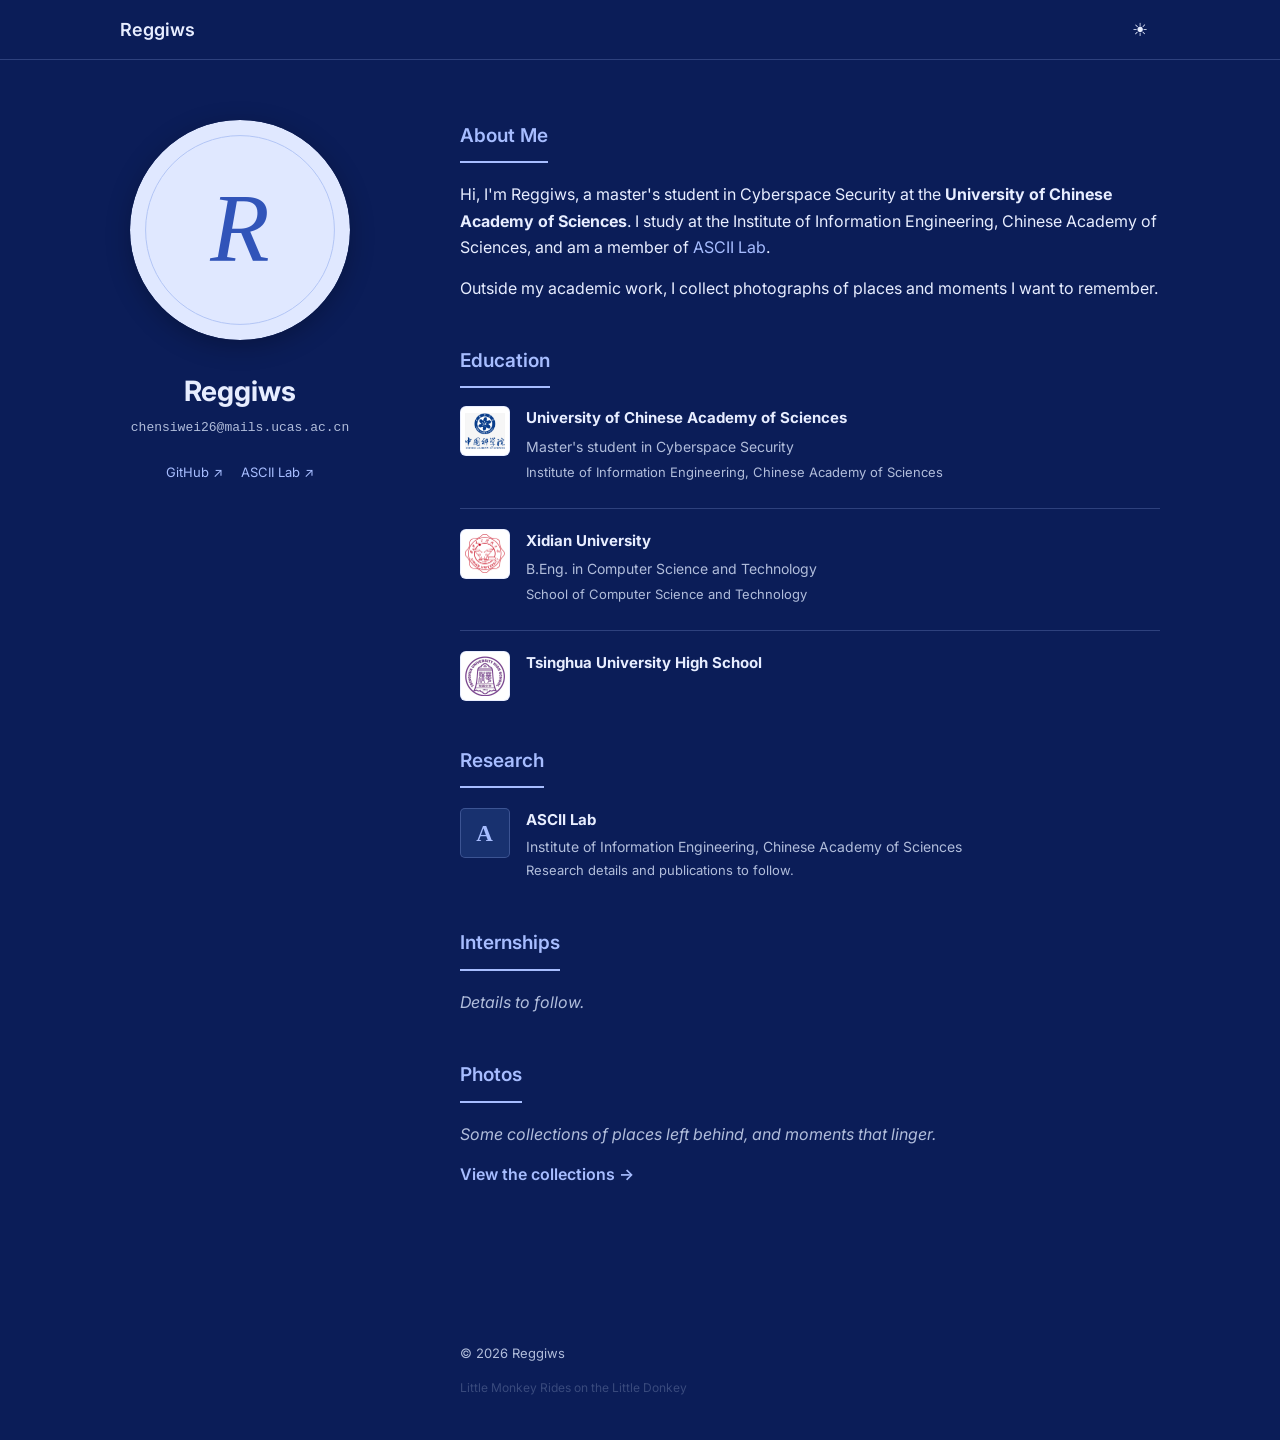
<file: index.html>
<!doctype html>
<html lang="en" data-theme="dark">
<head>
  <meta charset="utf-8">
  <meta name="viewport" content="width=device-width, initial-scale=1">
  <title>Reggiws - Homepage</title>
  <meta name="description" content="Reggiws's academic homepage and photo collections.">
  <link rel="icon" href="/assets/img/favicon.svg" type="image/svg+xml">
  <link rel="stylesheet" href="/assets/css/font_sans_serif.css">
  <link rel="stylesheet" href="/assets/css/theme-luka.css">
  <link rel="stylesheet" href="/assets/css/custom.css">
</head>
<body class="theme-luka">
  <nav class="top-nav" aria-label="Main navigation">
    <div class="nav-container">
      <div class="nav-left"><a href="/">Reggiws</a></div>
      <div class="nav-right"><button class="theme-toggle" type="button" aria-label="Toggle color theme" title="Toggle color theme" data-theme-toggle>◐</button></div>
    </div>
  </nav>

  <div class="wrapper">
    <header class="sidebar">
      <div class="profile-card">
        <div class="image avatar"><img src="/assets/img/avatar.svg" alt="Reggiws monogram" width="220" height="220"></div>
        <h1 class="site-name">Reggiws</h1>
        <p class="site-email"><a href="mailto:chensiwei26@mails.ucas.ac.cn">chensiwei26@mails.ucas.ac.cn</a></p>
        <div class="profile-links">
          <a href="https://github.com/Reggiws">GitHub ↗</a>
          <a href="https://ascii-iie.github.io/">ASCII Lab ↗</a>
        </div>
      </div>
    </header>

    <main class="content">
      <section class="section visible" id="about">
        <h2 class="section-title">About Me</h2>
        <div class="section-body">
          <p>Hi, I'm Reggiws, a master's student in Cyberspace Security at the <strong>University of Chinese Academy of Sciences</strong>. I study at the Institute of Information Engineering, Chinese Academy of Sciences, and am a member of <a href="https://ascii-iie.github.io/">ASCII Lab</a>.</p>
          <p>Outside my academic work, I collect photographs of places and moments I want to remember.</p>
        </div>
      </section>

      <section class="section visible" id="education">
        <h2 class="section-title">Education</h2>
        <div class="section-body education-list">
          <div class="education-entry experience-item">
            <img class="school-seal" src="/assets/img/schools/ucas.png" alt="Chinese Academy of Sciences seal" width="50" height="50">
            <div class="experience-content"><p class="exp-title"><strong>University of Chinese Academy of Sciences</strong></p><p class="exp-detail">Master's student in Cyberspace Security</p><p class="exp-subdetail">Institute of Information Engineering, Chinese Academy of Sciences</p></div>
          </div>
          <div class="education-entry experience-item">
            <img class="school-seal" src="/assets/img/schools/xidian.webp" alt="Xidian University seal" width="50" height="50">
            <div class="experience-content"><p class="exp-title"><strong>Xidian University</strong></p><p class="exp-detail">B.Eng. in Computer Science and Technology</p><p class="exp-subdetail">School of Computer Science and Technology</p></div>
          </div>
          <div class="education-entry experience-item">
            <img class="school-seal" src="/assets/img/schools/tsinghua-high-school.jpg" alt="Tsinghua University High School seal" width="50" height="50">
            <div class="experience-content"><p class="exp-title"><strong>Tsinghua University High School</strong></p></div>
          </div>
        </div>
      </section>

      <section class="section visible" id="research">
        <h2 class="section-title">Research</h2>
        <div class="section-body">
          <div class="research-entry experience-item"><span class="school-mark lab-mark" aria-hidden="true">A</span><div class="experience-content"><p class="exp-title"><strong><a href="https://ascii-iie.github.io/">ASCII Lab</a></strong></p><p class="exp-detail">Institute of Information Engineering, Chinese Academy of Sciences</p><p class="exp-subdetail">Research details and publications to follow.</p></div></div>
        </div>
      </section>

      <section class="section visible" id="internships">
        <h2 class="section-title">Internships</h2>
        <div class="section-body"><p class="muted">Details to follow.</p></div>
      </section>

      <section class="section visible" id="photos">
        <h2 class="section-title">Photos</h2>
        <div class="section-body">
          <p class="photo-intro">Some collections of places left behind, and moments that linger.</p>
          <p><a class="text-link" href="/photos/">View the collections →</a></p>
        </div>
      </section>
    </main>

    <footer class="site-footer">
      <p>© 2026 Reggiws</p>
      <p class="quiet-note">Little Monkey Rides on the Little Donkey</p>
    </footer>
  </div>
  <script src="/assets/js/theme.js"></script>
</body>
</html>
</file>
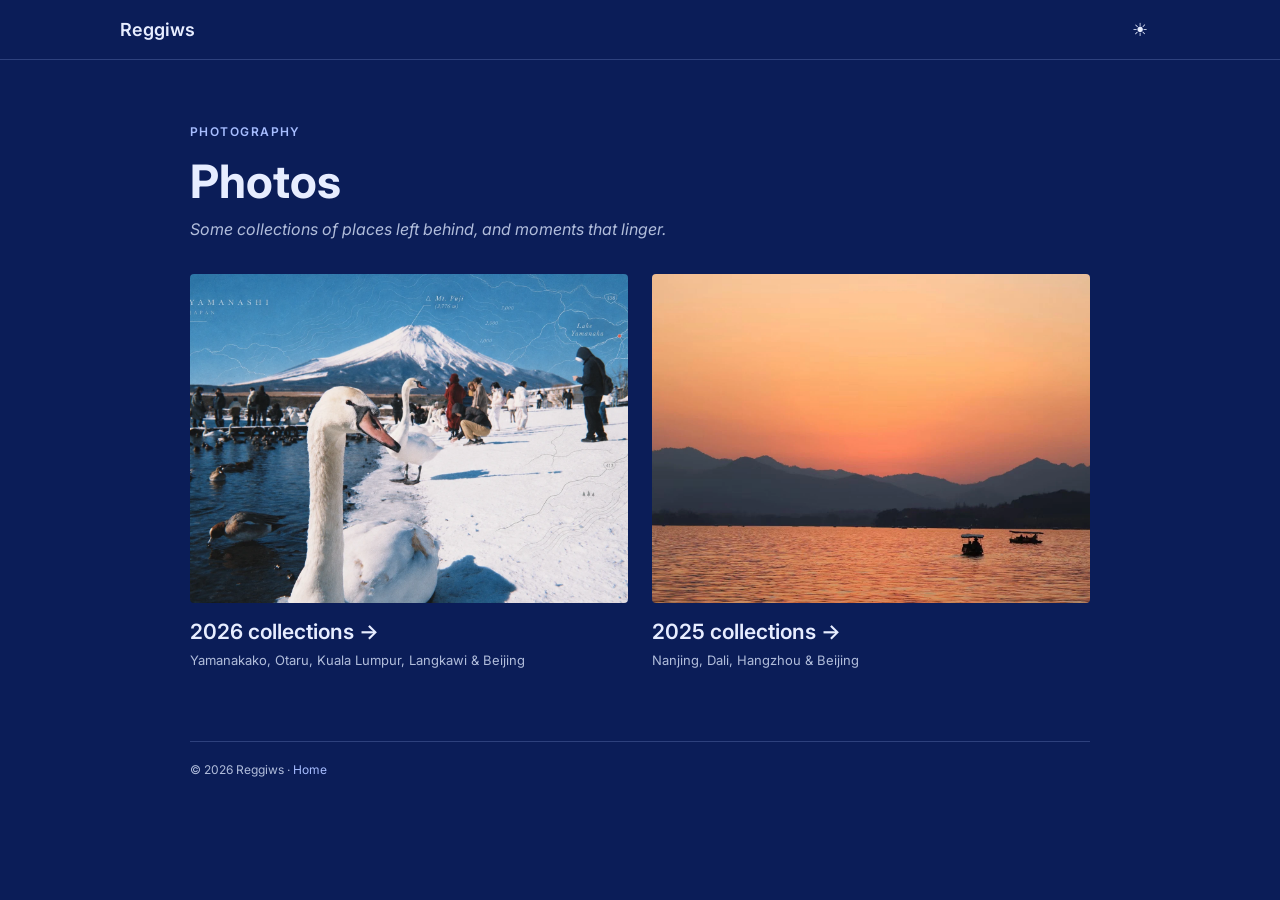
<file: photos/index.html>
<!doctype html><html lang="en" data-theme="dark"><head><meta charset="utf-8"><meta name="viewport" content="width=device-width, initial-scale=1"><title>Photos - Reggiws</title><link rel="icon" href="/assets/img/favicon.svg" type="image/svg+xml"><link rel="stylesheet" href="/assets/css/font_sans_serif.css"><link rel="stylesheet" href="/assets/css/theme-luka.css"><link rel="stylesheet" href="/assets/css/custom.css"></head><body class="theme-luka"><nav class="top-nav"><div class="nav-container"><div class="nav-left"><a href="/">Reggiws</a></div><div class="nav-right"><button class="theme-toggle" type="button" aria-label="Toggle color theme" data-theme-toggle>◐</button></div></div></nav><div class="wrapper gallery-wrapper"><main class="gallery-main"><p class="gallery-kicker">Photography</p><h1 class="gallery-title">Photos</h1><p class="gallery-subtitle">Some collections of places left behind, and moments that linger.</p><div class="collection-grid"><a class="collection-cover" href="/photos/2026/"><img src="/assets/photos/2026/japan-yamanashi.webp" alt="A swan beside Mount Fuji"><span class="collection-year">2026 collections →</span><span class="collection-places">Yamanakako, Otaru, Kuala Lumpur, Langkawi &amp; Beijing</span></a><a class="collection-cover" href="/photos/2025/"><img src="/assets/photos/2025/hangzhou-west-lake.webp" alt="West Lake at sunset"><span class="collection-year">2025 collections →</span><span class="collection-places">Nanjing, Dali, Hangzhou &amp; Beijing</span></a></div><footer class="gallery-footer">© 2026 Reggiws · <a href="/">Home</a></footer></main></div><script src="/assets/js/theme.js"></script></body></html>
</file>
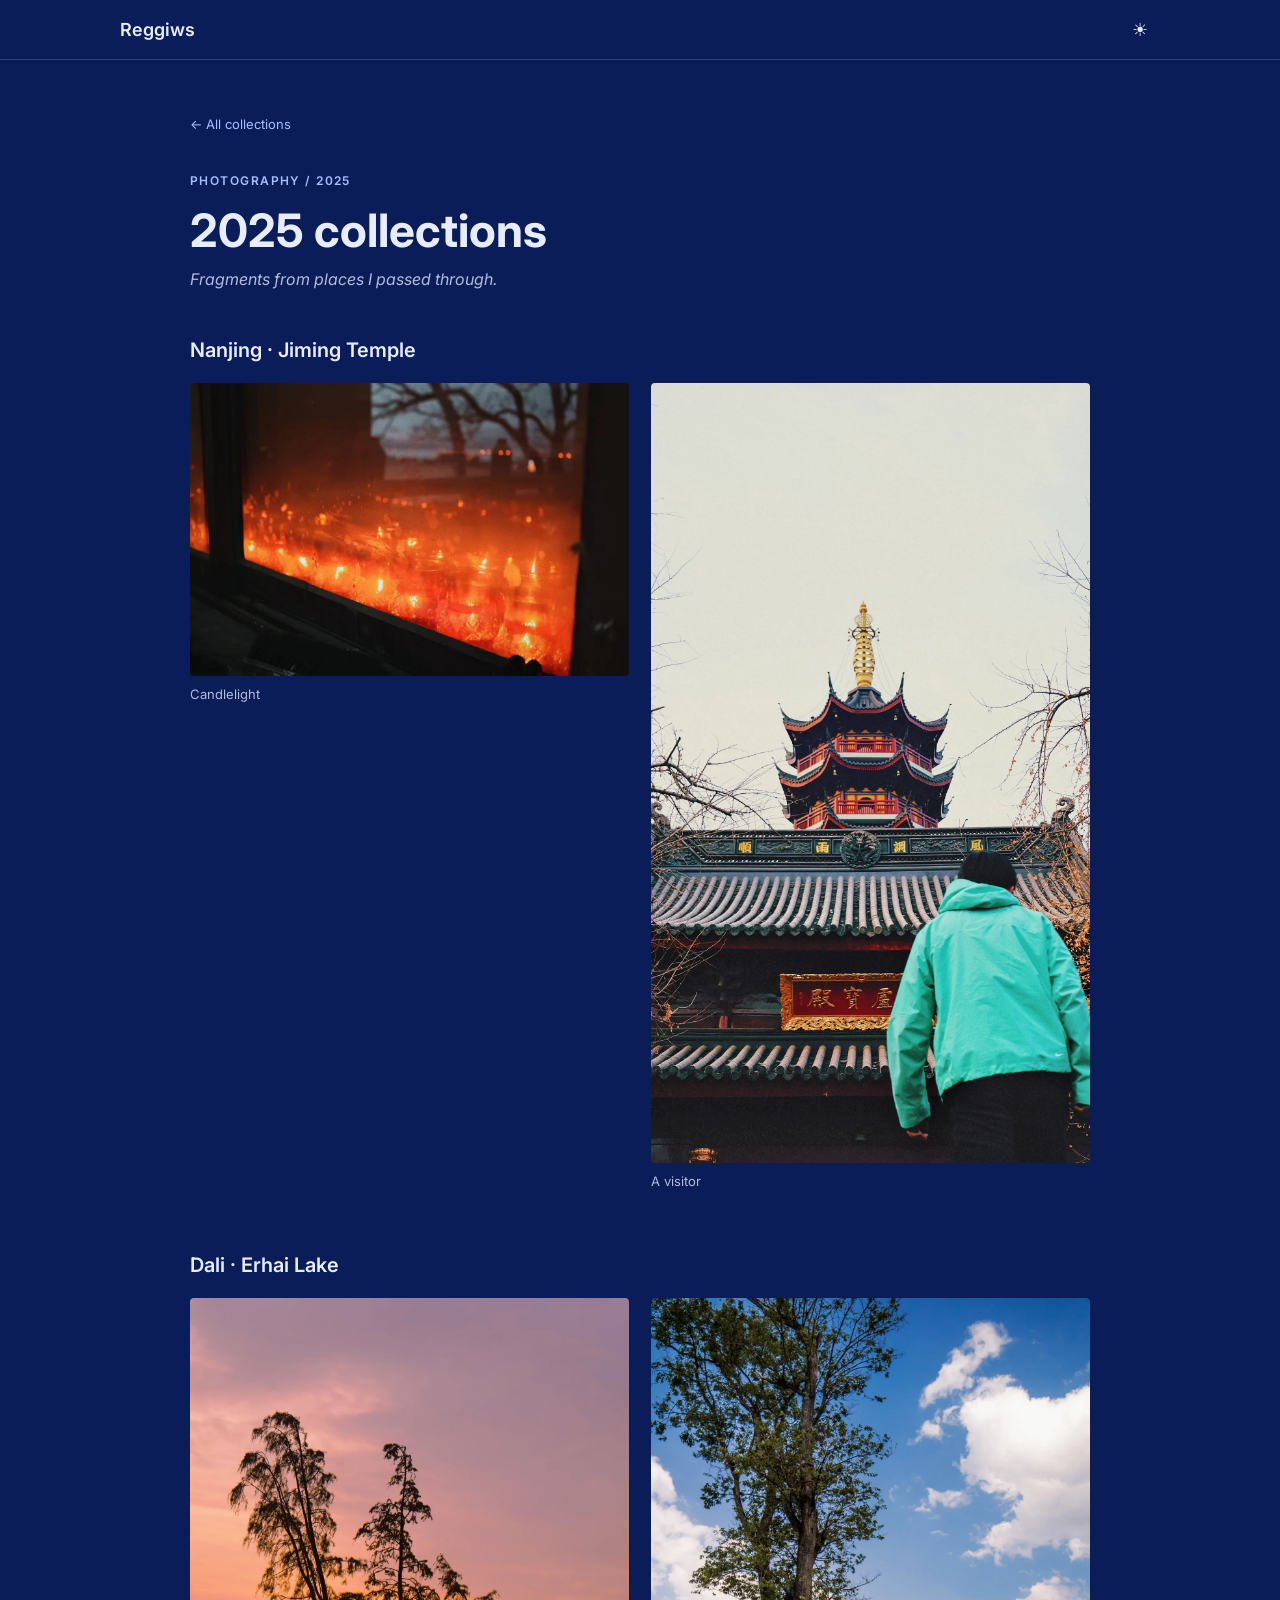
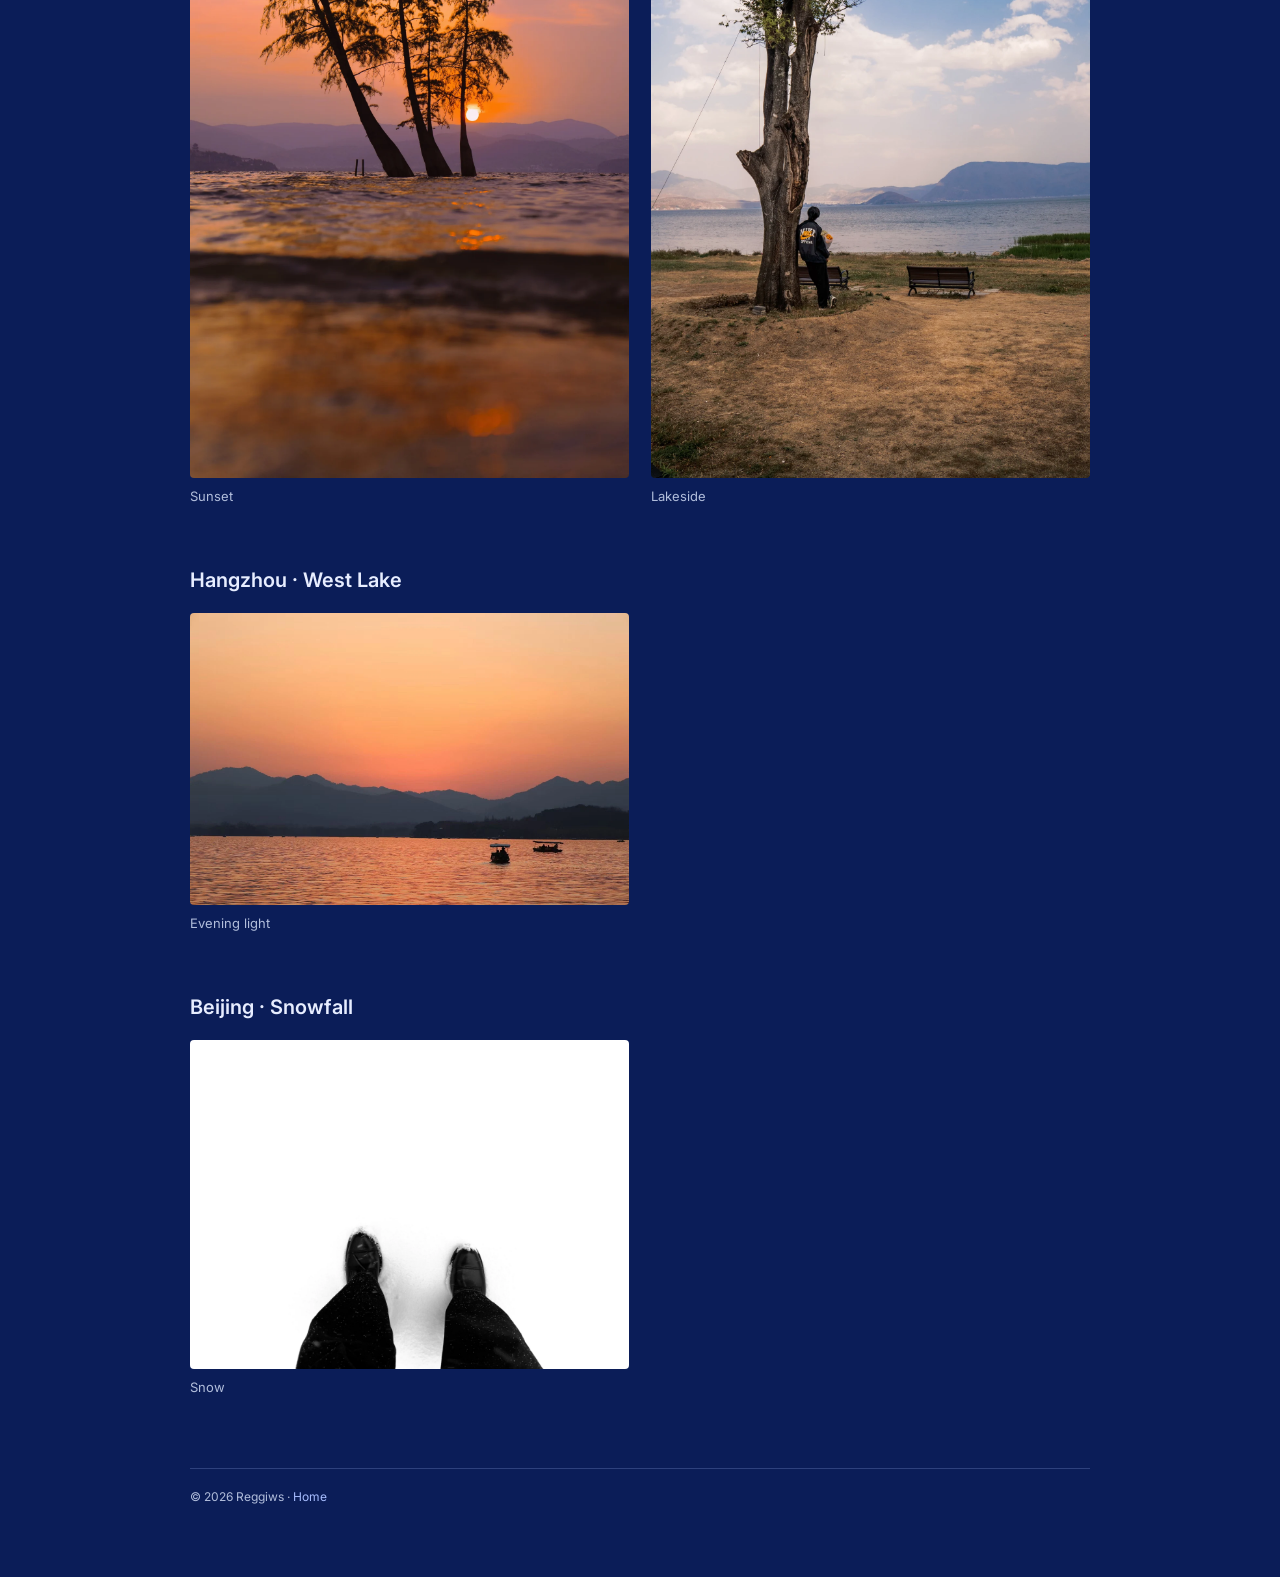
<file: photos/2025/index.html>
<!doctype html><html lang="en" data-theme="dark"><head><meta charset="utf-8"><meta name="viewport" content="width=device-width, initial-scale=1"><title>2025 collections - Reggiws</title><link rel="icon" href="/assets/img/favicon.svg" type="image/svg+xml"><link rel="stylesheet" href="/assets/css/font_sans_serif.css"><link rel="stylesheet" href="/assets/css/theme-luka.css"><link rel="stylesheet" href="/assets/css/custom.css"></head><body class="theme-luka"><nav class="top-nav"><div class="nav-container"><div class="nav-left"><a href="/">Reggiws</a></div><div class="nav-right"><button class="theme-toggle" type="button" aria-label="Toggle color theme" data-theme-toggle>◐</button></div></div></nav><div class="wrapper gallery-wrapper"><main class="gallery-main"><a class="gallery-back" href="/photos/">← All collections</a><p class="gallery-kicker">Photography / 2025</p><h1 class="gallery-title">2025 collections</h1><p class="gallery-subtitle">Fragments from places I passed through.</p><section class="photo-group"><h2>Nanjing · Jiming Temple</h2><div class="photo-grid"><figure><img src="/assets/photos/2025/nanjing-jiming-temple-candles.webp" alt="Glowing candles behind glass at Jiming Temple" loading="lazy"><figcaption>Candlelight</figcaption></figure><figure><img src="/assets/photos/2025/nanjing-jiming-temple-visitor.webp" alt="A visitor at Jiming Temple" loading="lazy"><figcaption>A visitor</figcaption></figure></div></section><section class="photo-group"><h2>Dali · Erhai Lake</h2><div class="photo-grid"><figure><img src="/assets/photos/2025/dali-erhai-sunset.webp" alt="Trees at sunset over Erhai Lake" loading="lazy"><figcaption>Sunset</figcaption></figure><figure><img src="/assets/photos/2025/dali-erhai-lakeside.webp" alt="A person standing beside a tree at Erhai Lake" loading="lazy"><figcaption>Lakeside</figcaption></figure></div></section><section class="photo-group"><h2>Hangzhou · West Lake</h2><div class="photo-grid"><figure><img src="/assets/photos/2025/hangzhou-west-lake.webp" alt="Boats on West Lake at sunset" loading="lazy"><figcaption>Evening light</figcaption></figure></div></section><section class="photo-group"><h2>Beijing · Snowfall</h2><div class="photo-grid"><figure><img src="/assets/photos/2025/beijing-snowy-shoes.webp" alt="Black shoes in snow" loading="lazy"><figcaption>Snow</figcaption></figure></div></section><footer class="gallery-footer">© 2026 Reggiws · <a href="/">Home</a></footer></main></div><script src="/assets/js/theme.js"></script></body></html>
</file>
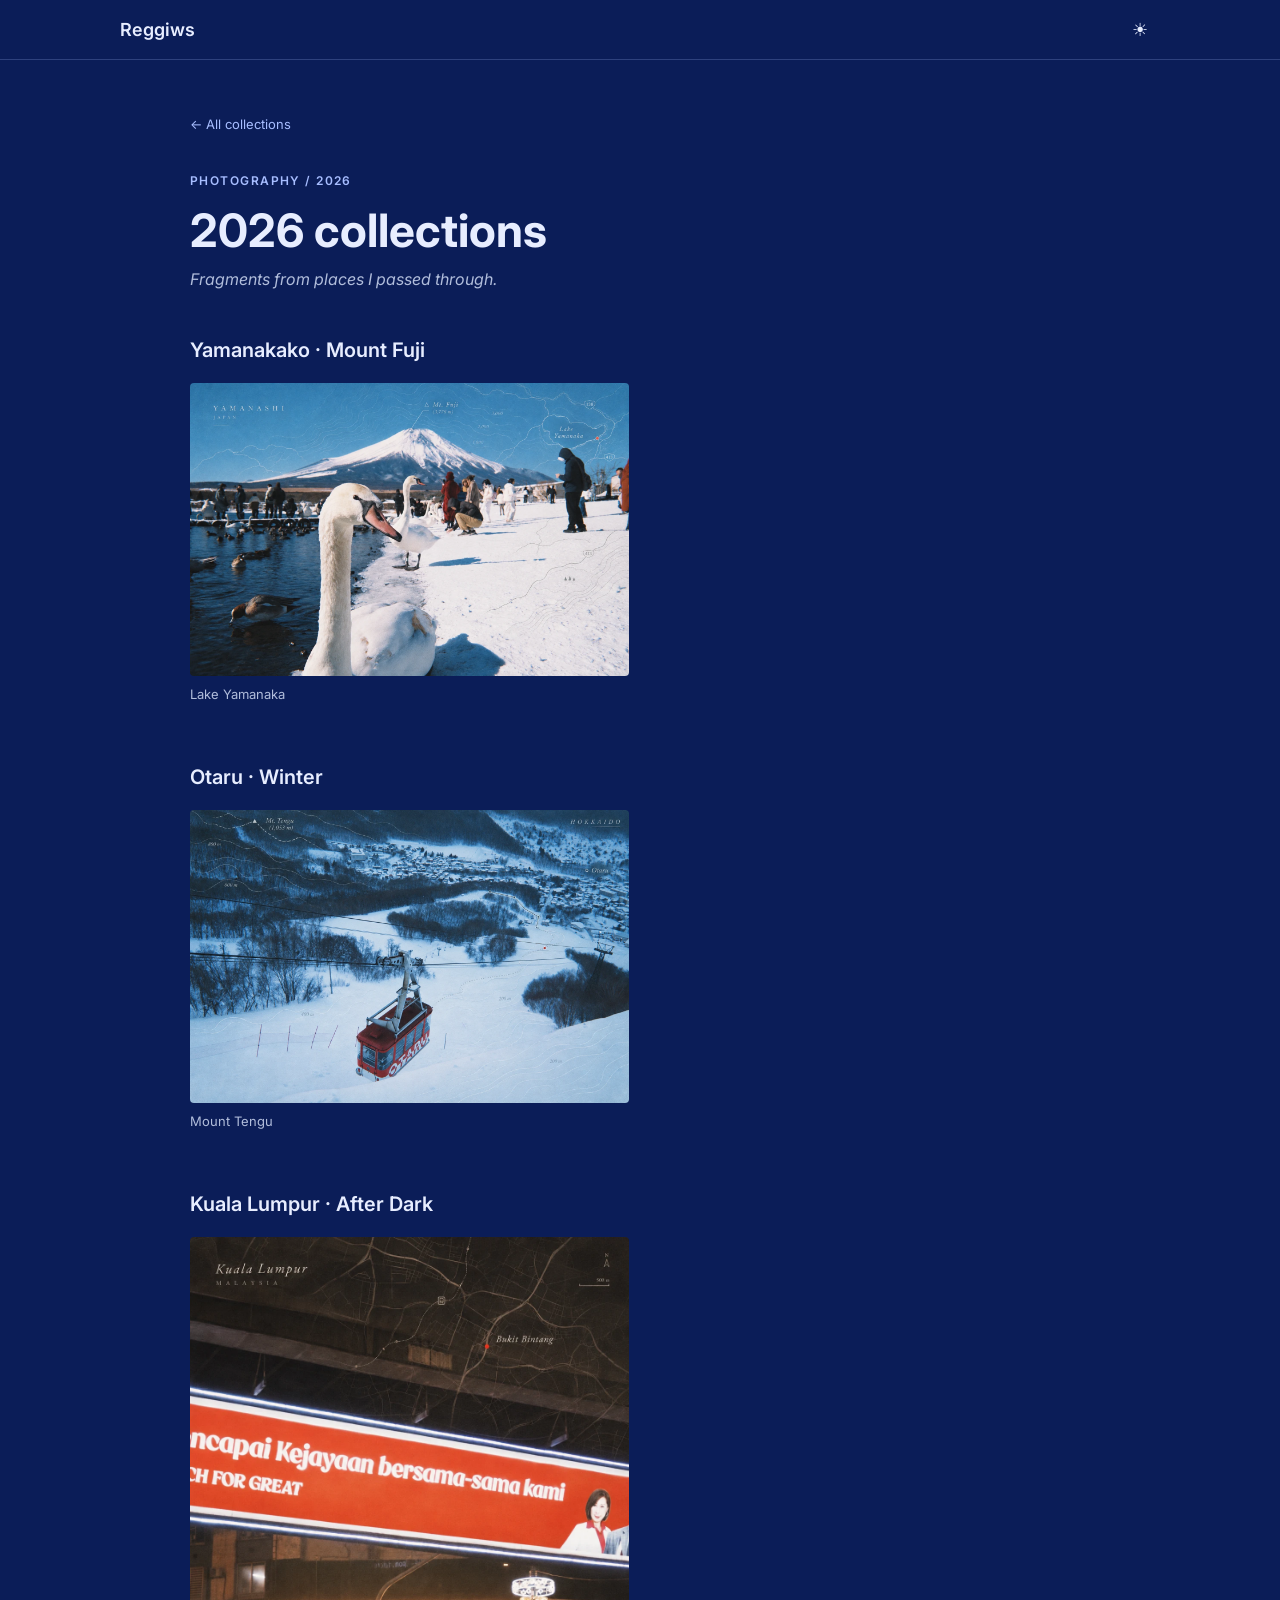
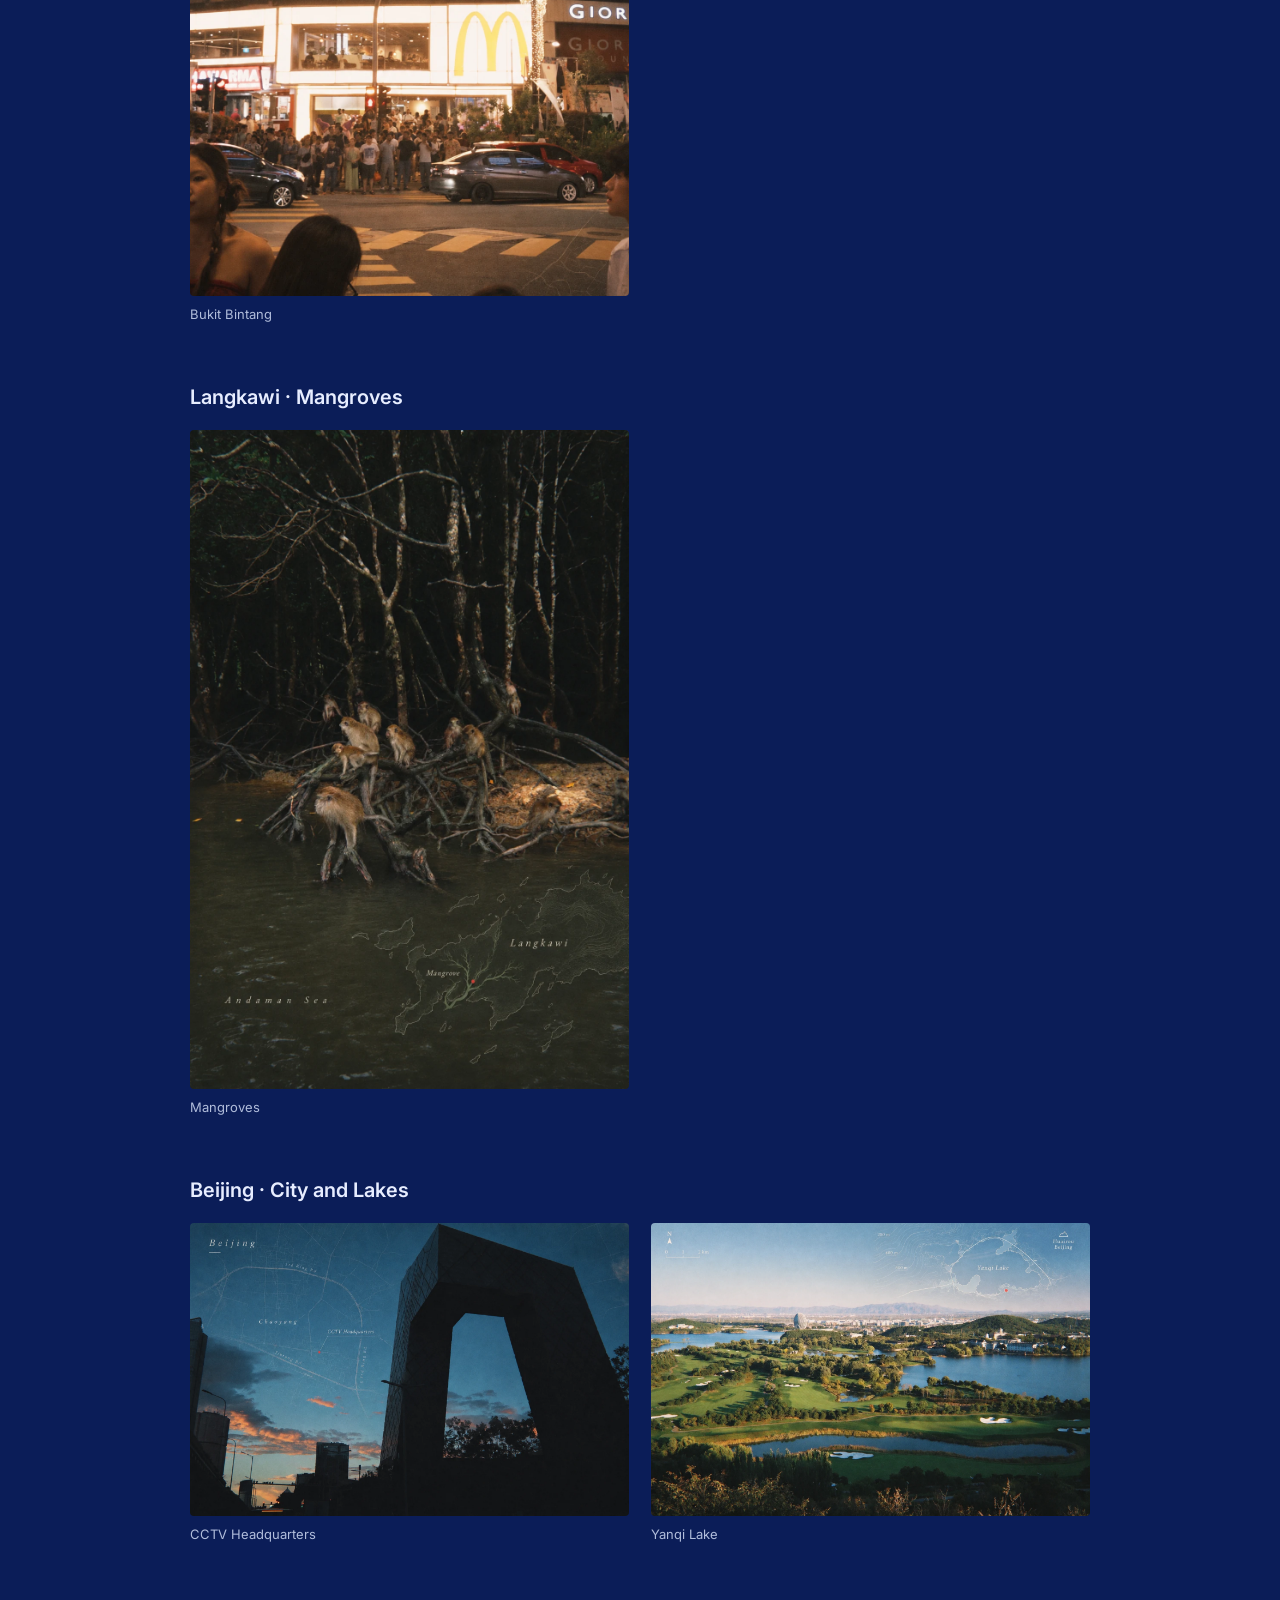
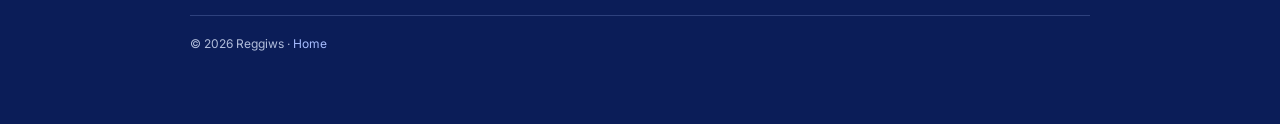
<file: photos/2026/index.html>
<!doctype html><html lang="en" data-theme="dark"><head><meta charset="utf-8"><meta name="viewport" content="width=device-width, initial-scale=1"><title>2026 collections - Reggiws</title><link rel="icon" href="/assets/img/favicon.svg" type="image/svg+xml"><link rel="stylesheet" href="/assets/css/font_sans_serif.css"><link rel="stylesheet" href="/assets/css/theme-luka.css"><link rel="stylesheet" href="/assets/css/custom.css"></head><body class="theme-luka"><nav class="top-nav"><div class="nav-container"><div class="nav-left"><a href="/">Reggiws</a></div><div class="nav-right"><button class="theme-toggle" type="button" aria-label="Toggle color theme" data-theme-toggle>◐</button></div></div></nav><div class="wrapper gallery-wrapper"><main class="gallery-main"><a class="gallery-back" href="/photos/">← All collections</a><p class="gallery-kicker">Photography / 2026</p><h1 class="gallery-title">2026 collections</h1><p class="gallery-subtitle">Fragments from places I passed through.</p><section class="photo-group"><h2>Yamanakako · Mount Fuji</h2><div class="photo-grid"><figure><img src="/assets/photos/2026/japan-yamanashi.webp" alt="A swan beside Mount Fuji" loading="lazy"><figcaption>Lake Yamanaka</figcaption></figure></div></section><section class="photo-group"><h2>Otaru · Winter</h2><div class="photo-grid"><figure><img src="/assets/photos/2026/japan-hokkaido.webp" alt="A cable car above the snow" loading="lazy"><figcaption>Mount Tengu</figcaption></figure></div></section><section class="photo-group"><h2>Kuala Lumpur · After Dark</h2><div class="photo-grid"><figure><img src="/assets/photos/2026/malaysia-kuala-lumpur.webp" alt="A street in Kuala Lumpur at night" loading="lazy"><figcaption>Bukit Bintang</figcaption></figure></div></section><section class="photo-group"><h2>Langkawi · Mangroves</h2><div class="photo-grid"><figure><img src="/assets/photos/2026/malaysia-langkawi.webp" alt="Macaques in a mangrove forest" loading="lazy"><figcaption>Mangroves</figcaption></figure></div></section><section class="photo-group"><h2>Beijing · City and Lakes</h2><div class="photo-grid"><figure><img src="/assets/photos/2026/beijing-cctv.webp" alt="CCTV Headquarters at sunset" loading="lazy"><figcaption>CCTV Headquarters</figcaption></figure><figure><img src="/assets/photos/2026/beijing-yanqi-lake.webp" alt="Yanqi Lake and hills" loading="lazy"><figcaption>Yanqi Lake</figcaption></figure></div></section><footer class="gallery-footer">© 2026 Reggiws · <a href="/">Home</a></footer></main></div><script src="/assets/js/theme.js"></script></body></html>
</file>
<file: assets/css/font_sans_serif.css>
@import url('https://fonts.googleapis.com/css2?family=Inter:wght@300;400;500;600;700&family=Ubuntu+Mono&display=swap');

body {
  background-color: #fff;
  font: 18px/1.5 "Inter", -apple-system, BlinkMacSystemFont, "Segoe UI", Roboto, Oxygen, Ubuntu, Cantarell, "Helvetica Neue", Arial, sans-serif;
  color: #595959;
  font-weight: 400;
}
</file>
<file: assets/css/theme-luka.css>
/* ============================================
   Luka Homepage
   Warm minimal academic homepage template
   ============================================ */

html {
  scroll-behavior: smooth;
}

body {
  margin: 0;
}

body.theme-luka,
body.theme-luka *,
body.theme-luka *::before,
body.theme-luka *::after {
  box-sizing: border-box;
}

:root {
  --luka-bg: #faf9f7;
  --luka-text: #3d3929;
  --luka-accent: #c2714f;
  --luka-secondary: #8c8577;
  --luka-border: rgba(194, 113, 79, 0.2);
  --luka-shadow: rgba(194, 113, 79, 0.15);
  --luka-social-bg: #ffffff;
  --luka-social-text: #8b7355;
  --luka-footer-border: rgba(194, 113, 79, 0.15);
}

@media (prefers-color-scheme: dark) {
  :root:not([data-theme="light"]) {
    --luka-bg: #1a1917;
    --luka-text: #d1cec7;
    --luka-accent: #e28a67;
    --luka-secondary: #9b9488;
    --luka-border: rgba(226, 138, 103, 0.2);
    --luka-shadow: rgba(0, 0, 0, 0.3);
    --luka-social-bg: #22211e;
    --luka-social-text: #d1cec7;
    --luka-footer-border: rgba(226, 138, 103, 0.15);
  }
}

[data-theme="dark"] {
  --luka-bg: #1a1917;
  --luka-text: #d1cec7;
  --luka-accent: #e28a67;
  --luka-secondary: #9b9488;
  --luka-border: rgba(226, 138, 103, 0.2);
  --luka-shadow: rgba(0, 0, 0, 0.3);
  --luka-social-bg: #22211e;
  --luka-social-text: #d1cec7;
  --luka-footer-border: rgba(226, 138, 103, 0.15);
}

[data-theme="light"] {
  --luka-bg: #faf9f7;
  --luka-text: #3d3929;
  --luka-accent: #c2714f;
  --luka-secondary: #8c8577;
  --luka-border: rgba(194, 113, 79, 0.2);
  --luka-shadow: rgba(194, 113, 79, 0.15);
  --luka-social-bg: #ffffff;
  --luka-social-text: #8b7355;
  --luka-footer-border: rgba(194, 113, 79, 0.15);
}

body.theme-luka {
  background: var(--luka-bg);
  color: var(--luka-text);
  font-family: "Inter", -apple-system, BlinkMacSystemFont, sans-serif;
  font-size: 16px;
  line-height: 1.65;
  transition: background-color 0.3s ease, color 0.3s ease;
}

body.theme-luka a {
  color: var(--luka-accent);
  text-decoration: none;
}

body.theme-luka a:hover {
  filter: brightness(1.15);
}

body.theme-luka .top-nav {
  position: fixed;
  top: 0;
  left: 0;
  right: 0;
  height: 60px;
  display: flex;
  justify-content: center;
  align-items: center;
  background: var(--luka-bg);
  border-bottom: 1px solid var(--luka-footer-border);
  z-index: 1000;
}

body.theme-luka .nav-container {
  width: 100%;
  max-width: 1120px;
  padding: 0 40px;
  display: flex;
  align-items: center;
  justify-content: space-between;
}

body.theme-luka .nav-left a {
  color: var(--luka-text);
  font-size: 18px;
  font-weight: 600;
}

body.theme-luka .theme-toggle {
  border: none;
  background: transparent;
  color: var(--luka-text);
  width: 40px;
  height: 40px;
  border-radius: 999px;
  cursor: pointer;
  font-size: 18px;
  transition: background-color 0.2s ease, color 0.2s ease;
}

body.theme-luka .theme-toggle:hover {
  background: var(--luka-border);
  color: var(--luka-accent);
}

body.theme-luka .wrapper {
  width: 100%;
  max-width: 1120px;
  margin: 0 auto;
  display: flex;
  flex-wrap: wrap;
  align-items: flex-start;
  min-height: 100vh;
}

body.theme-luka .sidebar {
  width: 320px;
  flex-shrink: 0;
  position: fixed;
  top: 60px;
  left: calc(50% - 560px);
  height: calc(100vh - 60px);
  overflow-y: auto;
  text-align: center;
  box-sizing: border-box;
  display: flex;
  flex-direction: column;
  justify-content: flex-start;
  align-items: center;
  padding-top: 60px;
  z-index: 100;
}

body.theme-luka .profile-card {
  width: 100%;
  padding: 0 20px;
  text-align: center;
}

body.theme-luka .image.avatar {
  display: block;
  margin: 0 auto 28px;
}

body.theme-luka .image.avatar img {
  width: 220px;
  height: 220px;
  border-radius: 50%;
  object-fit: cover;
  box-shadow: 0 6px 24px var(--luka-shadow);
}

body.theme-luka .site-name {
  margin: 0 0 8px;
  color: var(--luka-text);
  font-size: 28px;
  line-height: 1.2;
}

body.theme-luka .site-email {
  margin: 0 0 24px;
  color: var(--luka-secondary);
  font-size: 13px;
  font-family: "Ubuntu Mono", "SFMono-Regular", monospace;
  word-break: break-all;
}

body.theme-luka .social-icons {
  display: flex;
  justify-content: center;
  gap: 12px;
  flex-wrap: wrap;
}

body.theme-luka .social-icons a {
  width: 40px;
  height: 40px;
  display: inline-flex;
  align-items: center;
  justify-content: center;
  border-radius: 50%;
  background: var(--luka-social-bg);
  color: var(--luka-social-text) !important;
  box-shadow: 0 2px 8px rgba(61, 57, 41, 0.08);
  transition: transform 0.2s ease, background-color 0.2s ease, color 0.2s ease;
}

body.theme-luka .social-icons a:hover {
  background: var(--luka-accent);
  color: #fff !important;
  transform: translateY(-2px);
}

body.theme-luka .visitor-card {
  margin: 40px auto 0;
  width: 240px;
  padding: 18px 16px;
  border: 1px dashed var(--luka-border);
  border-radius: 14px;
  color: var(--luka-secondary);
  text-align: left;
}

body.theme-luka .visitor-card-title {
  margin-bottom: 8px;
  font-size: 13px;
  font-weight: 600;
  color: var(--luka-accent);
  text-transform: uppercase;
  letter-spacing: 0.08em;
}

body.theme-luka .visitor-card-body {
  font-size: 13px;
  line-height: 1.6;
}

body.theme-luka .content {
  flex: 1;
  min-width: 0;
  margin-left: 320px;
  padding: 120px 40px 80px 60px;
}

body.theme-luka .section {
  margin-bottom: 44px;
  opacity: 0;
  transform: translateY(12px);
  transition: opacity 0.45s ease, transform 0.45s ease;
}

body.theme-luka .section.visible {
  opacity: 1;
  transform: translateY(0);
}

body.theme-luka .section-title {
  display: inline-block;
  margin: 0 0 18px;
  padding-bottom: 10px;
  border-bottom: 2px solid var(--luka-accent);
  color: var(--luka-accent);
  font-size: 19px;
  font-weight: 600;
}

body.theme-luka .section-body p {
  margin: 0 0 14px;
}

body.theme-luka .card {
  background: transparent;
  padding: 0;
  box-shadow: none;
}

body.theme-luka .timeline-item {
  position: relative;
  margin-left: 20px;
  padding-left: 8px;
  padding-bottom: 20px;
}

body.theme-luka .timeline-item::before {
  content: "";
  position: absolute;
  left: -20px;
  top: 0;
  bottom: 0;
  width: 2px;
  background: linear-gradient(to bottom, var(--luka-accent), rgba(194, 113, 79, 0.12));
}

body.theme-luka .timeline-item:last-child::before {
  bottom: 50%;
}

body.theme-luka .timeline-item::after {
  content: "";
  position: absolute;
  left: -25px;
  top: 22px;
  width: 10px;
  height: 10px;
  border-radius: 50%;
  background: var(--luka-accent);
  border: 2px solid var(--luka-bg);
}

body.theme-luka .experience-item {
  display: flex;
  align-items: flex-start;
  gap: 16px;
}

body.theme-luka .institution-logo {
  width: 52px;
  height: 52px;
  flex-shrink: 0;
}

body.theme-luka .experience-content {
  flex: 1;
}

body.theme-luka .experience-content p {
  margin: 0 0 2px;
}

body.theme-luka .exp-title {
  font-size: 15px;
  color: var(--luka-text);
}

body.theme-luka .exp-detail {
  font-size: 14px;
  color: var(--luka-secondary);
}

body.theme-luka .exp-period {
  font-size: 13px;
  color: var(--luka-accent);
  font-weight: 500;
}

body.theme-luka .project-card {
  font-size: 15px;
  line-height: 1.7;
}

body.theme-luka .publications ol.bibliography {
  list-style: none;
  padding: 0;
  margin: 0;
}

body.theme-luka .publications ol.bibliography li {
  margin-bottom: 14px;
  padding: 15px 0 15px 16px;
  border-left: 3px solid var(--luka-accent);
}

body.theme-luka .pub-content .title {
  margin-bottom: 4px;
  color: var(--luka-text);
  font-size: 15px;
  font-weight: 600;
}

body.theme-luka .pub-content .author {
  margin-bottom: 4px;
  color: var(--luka-secondary);
  font-size: 14px;
}

body.theme-luka .pub-content .periodical {
  margin-bottom: 6px;
  color: var(--luka-accent);
  font-size: 14px;
}

body.theme-luka .pub-content .links a {
  font-size: 13px;
  font-weight: 500;
}

body.theme-luka .awards-grid {
  display: flex;
  flex-direction: column;
  gap: 8px;
}

body.theme-luka .award-item {
  display: flex;
  align-items: center;
  gap: 10px;
  padding: 4px 0;
}

body.theme-luka .award-icon {
  flex-shrink: 0;
  font-size: 20px;
}

body.theme-luka .award-text {
  color: var(--luka-text);
  font-size: 14px;
}

body.theme-luka .site-footer {
  width: 100%;
  flex-basis: 100%;
  padding: 32px 24px 40px 380px;
  text-align: center;
}

body.theme-luka .site-footer p {
  margin: 0;
  padding-top: 20px;
  border-top: 1px solid var(--luka-footer-border);
  color: var(--luka-secondary);
  font-size: 13px;
}

body.theme-luka .template-credit {
  display: inline-block;
  margin-top: 8px;
  font-size: 12px;
}

body.theme-luka h1,
body.theme-luka h2,
body.theme-luka h3,
body.theme-luka h4,
body.theme-luka strong {
  color: var(--luka-text);
}

@media (max-width: 1080px) {
  body.theme-luka .nav-container {
    padding: 0 20px;
  }

  body.theme-luka .wrapper {
    flex-direction: column;
    padding: 0 20px;
  }

  body.theme-luka .sidebar {
    position: static;
    left: auto;
    width: 100%;
    height: auto;
    padding-top: 80px;
    overflow: visible;
  }

  body.theme-luka .profile-card {
    padding: 0;
  }

  body.theme-luka .content {
    margin-left: 0;
    padding: 32px 0 48px;
  }

  body.theme-luka .site-footer {
    padding: 32px 0;
  }

  body.theme-luka .site-footer p {
    padding-top: 0;
    border-top: none;
  }
}

@media (max-width: 640px) {
  body.theme-luka .image.avatar img {
    width: 148px;
    height: 148px;
  }

  body.theme-luka .site-name {
    font-size: 24px;
  }

  body.theme-luka .experience-item {
    gap: 12px;
  }

  body.theme-luka .institution-logo {
    width: 44px;
    height: 44px;
  }

  body.theme-luka .visitor-card {
    width: 100%;
    max-width: 280px;
  }
}

@media (max-width: 480px) {
  body.theme-luka .section {
    margin-bottom: 32px;
  }

  body.theme-luka .section-title {
    font-size: 18px;
  }

  body.theme-luka .project-card,
  body.theme-luka .exp-detail,
  body.theme-luka .award-text,
  body.theme-luka .pub-content .author,
  body.theme-luka .pub-content .periodical {
    font-size: 13px;
  }
}
</file>
<file: assets/css/custom.css>
:root, [data-theme="light"] { --luka-bg:#eef2ff; --luka-text:#1c2b56; --luka-accent:#3154b9; --luka-secondary:#667393; --luka-border:rgba(49,84,185,.18); --luka-shadow:rgba(36,68,160,.11); --luka-social-bg:#f8faff; --luka-social-text:#3154b9; --luka-footer-border:rgba(49,84,185,.14); }
:root[data-theme="dark"] { --luka-bg:#0b1d58; --luka-text:#e7edff; --luka-accent:#a7bdff; --luka-secondary:#b1bddb; --luka-border:rgba(167,189,255,.25); --luka-shadow:rgba(0,0,0,.25); --luka-social-bg:#18316f; --luka-social-text:#d3dfff; --luka-footer-border:rgba(167,189,255,.22); }
body.theme-luka .nav-right { display:flex; align-items:center; gap:22px; }
body.theme-luka .nav-right a { color:var(--luka-text); font-size:14px; }
body.theme-luka .profile-links { display:flex; justify-content:center; gap:18px; flex-wrap:wrap; font-size:13px; }
body.theme-luka .site-email a { color:var(--luka-secondary); }
body.theme-luka .education-entry { padding:0 0 20px; margin:0 0 20px; border-bottom:1px solid var(--luka-footer-border); }
body.theme-luka .education-entry:last-child { border:0; margin-bottom:0; padding-bottom:0; }
body.theme-luka .education-entry p { margin:0 0 4px; }
body.theme-luka .school-mark { flex:none; width:50px; height:50px; display:grid; place-items:center; border:1px solid var(--luka-border); border-radius:5px; color:var(--luka-accent); background:var(--luka-social-bg); font:600 14px/1 Georgia,serif; letter-spacing:.03em; }
body.theme-luka .school-seal { flex:none; width:50px; height:50px; object-fit:contain; border:1px solid var(--luka-border); border-radius:6px; background:#fff; padding:4px; }
body.theme-luka .lab-mark { font-size:23px; }
body.theme-luka .exp-subdetail { color:var(--luka-secondary); font-size:13px; }
body.theme-luka .research-entry { padding-top:2px; }
body.theme-luka .research-entry .exp-title a { color:var(--luka-text); }
body.theme-luka .muted { color:var(--luka-secondary); font-style:italic; }
body.theme-luka .photo-intro { color:var(--luka-secondary); font-style:italic; }
body.theme-luka .text-link { font-weight:600; }
body.theme-luka .site-footer { text-align:left; padding-left:380px; }
body.theme-luka .site-footer p { border:0; padding:0; }
body.theme-luka .site-footer .quiet-note { margin:12px 0 0; color:color-mix(in srgb, var(--luka-secondary) 28%, var(--luka-bg)); font-size:12px; line-height:1.9; letter-spacing:normal; }
body.theme-luka .footer-divider { padding:0 5px; }
body.theme-luka .gallery-wrapper { display:block; max-width:1040px; padding:110px 40px 70px; }
body.theme-luka .gallery-main { max-width:900px; margin:0 auto; }
body.theme-luka .gallery-kicker { color:var(--luka-accent); font-size:12px; font-weight:600; letter-spacing:.12em; text-transform:uppercase; }
body.theme-luka .gallery-title { margin:6px 0 8px; font-size:clamp(30px,5vw,46px); line-height:1.18; }
body.theme-luka .gallery-subtitle { margin:0 0 32px; color:var(--luka-secondary); font-style:italic; }
body.theme-luka .collection-grid { display:grid; grid-template-columns:repeat(2,minmax(0,1fr)); gap:24px; }
body.theme-luka .collection-cover { display:block; color:var(--luka-text); }
body.theme-luka .collection-cover img { width:100%; aspect-ratio:4/3; object-fit:cover; display:block; border-radius:4px; }
body.theme-luka .collection-year { display:block; margin-top:12px; font-size:21px; font-weight:600; color:var(--luka-text); }
body.theme-luka .collection-places { display:block; font-size:13px; color:var(--luka-secondary); }
body.theme-luka .gallery-back { display:inline-block; margin-bottom:24px; font-size:13px; }
body.theme-luka .photo-group { margin:42px 0 56px; }
body.theme-luka .photo-group h2 { margin:0 0 16px; font-size:20px; color:var(--luka-text); font-weight:600; }
body.theme-luka .photo-grid { display:grid; grid-template-columns:repeat(2,minmax(0,1fr)); gap:22px; align-items:start; }
body.theme-luka .photo-grid figure { margin:0; }
body.theme-luka .photo-grid img { display:block; width:100%; height:auto; border-radius:4px; }
body.theme-luka .photo-grid figcaption { margin-top:8px; font-size:13px; color:var(--luka-secondary); }
body.theme-luka .gallery-footer { margin-top:70px; padding-top:18px; border-top:1px solid var(--luka-footer-border); color:var(--luka-secondary); font-size:12px; }
@media (max-width:1080px) { body.theme-luka .site-footer { padding-left:0; } }
@media (max-width:640px) { body.theme-luka .gallery-wrapper { padding:95px 20px 48px; } body.theme-luka .collection-grid,body.theme-luka .photo-grid { grid-template-columns:1fr; } body.theme-luka .photo-grid { gap:28px; } }
</file>
